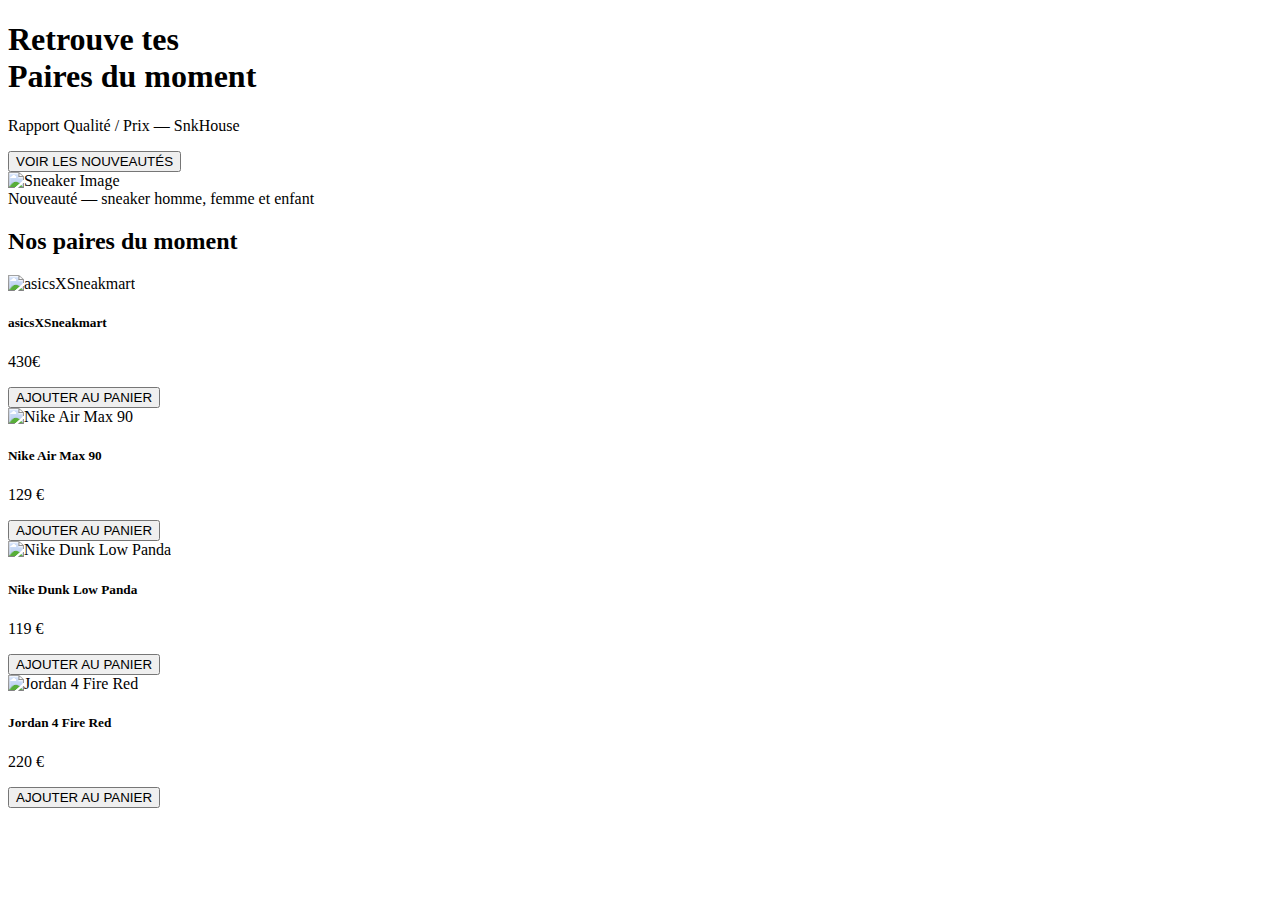
<file: src/main/resources/templates/index.html>
<!DOCTYPE html>
<html th:replace="base :: html" xmlns:th="http://www.thymeleaf.org">

<div th:fragment="content">

    <!-- HERO -->
    <section class="snk-hero">
        <div class="container py-5">
            <div class="row align-items-center">

                <div class="col-md-6">
                    <h1 class="snk-hero-title">
                        Retrouve tes <br>
                        <strong> Paires du moment </strong>
                    </h1>
                    <p class="snk-hero-subtext">Rapport Qualité / Prix — SnkHouse</p>
                    <button class="btn bouton-hero  mt-3">
                        VOIR LES NOUVEAUTÉS
                    </button>
                </div>

                <div class="col-md-6 text-center">
                    <div class="snk-hero-image">
                        <img th:src="@{/img/imageDeFond/nikeMoca.jpg}" alt="Sneaker Image" class="snk-hero-img">
                    </div>
                </div>

            </div>
        </div>
    </section>
    <!-- bande noir -->
    <div class="snk-separator-top"></div>

    <!-- BANDE D'ANNONCE SOUS LE HERO -->
    <div class="snk-hero-banner text-center">
         Nouveauté — sneaker homme, femme et enfant
    </div>
    <!-- bande noir -->
    <div class="snk-separator-top"></div>



    <!-- PRODUITS -->
    <section class="container py-4">
        <h2 class="text-white mb-4">Nos paires du moment</h2>

        <div class="row gy-4">

            <!-- PRODUIT 1 -->
            <div class="col-6 col-md-3">
                <div class="snk-product-card">
                    <div class="snk-product-img">
                        <img th:src="@{/img/imageDeFond/asicsxSneakmart.webp}" alt="asicsXSneakmart">
                    </div>
                    <h5 class="snk-product-name">asicsXSneakmart</h5>
                    <p class="snk-product-price">430€</p>
                    <button class="btn snk-btn-secondary w-100">AJOUTER AU PANIER</button>
                </div>
            </div>

            <!-- PRODUIT 2 -->
            <div class="col-6 col-md-3">
                <div class="snk-product-card">
                    <div class="snk-product-img">
                        <img th:src="@{/img/produits/airmax.png}" alt="Nike Air Max 90">
                    </div>
                    <h5 class="snk-product-name">Nike Air Max 90</h5>
                    <p class="snk-product-price">129 €</p>
                    <button class="btn snk-btn-secondary w-100">AJOUTER AU PANIER</button>
                </div>
            </div>

            <!-- PRODUIT 3 -->
            <div class="col-6 col-md-3">
                <div class="snk-product-card">
                    <div class="snk-product-img">
                        <img th:src="@{/img/produits/dunklow.png}" alt="Nike Dunk Low Panda">
                    </div>
                    <h5 class="snk-product-name">Nike Dunk Low Panda</h5>
                    <p class="snk-product-price">119 €</p>
                    <button class="btn snk-btn-secondary w-100">AJOUTER AU PANIER</button>
                </div>
            </div>

            <!-- PRODUIT 4 -->
            <div class="col-6 col-md-3">
                <div class="snk-product-card">
                    <div class="snk-product-img">
                        <img th:src="@{/img/produits/jordan4.png}" alt="Jordan 4 Fire Red">
                    </div>
                    <h5 class="snk-product-name">Jordan 4 Fire Red</h5>
                    <p class="snk-product-price">220 €</p>
                    <button class="btn snk-btn-secondary w-100">AJOUTER AU PANIER</button>
                </div>
            </div>

        </div>
    </section>

</div>
</html>
</file>
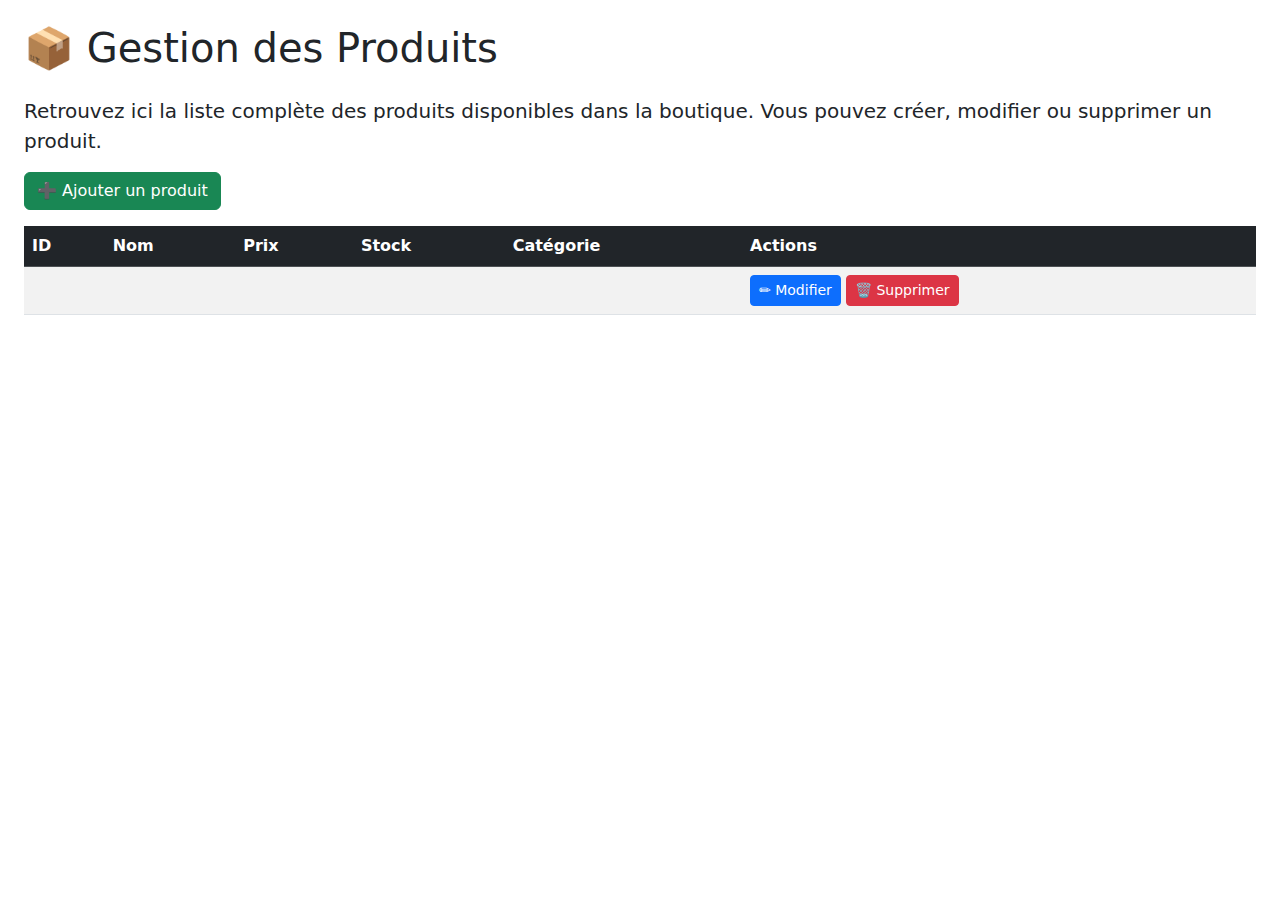
<file: src/main/resources/templates/pageAdmin/Produit/index.html>
<!DOCTYPE html>
<html lang="fr" xmlns:th="http://www.thymeleaf.org">

<head>
    <meta charset="UTF-8">
    <title>Liste des Produits</title>

    <!-- Chargement de Bootstrap pour avoir une mise en page prête à l'emploi -->
    <link rel="stylesheet"
          href="https://cdn.jsdelivr.net/npm/bootstrap@5.3.2/dist/css/bootstrap.min.css">
</head>

<body class="p-4">

<!-- ============================================================
     TITRE DE LA PAGE
     ============================================================ -->
<h1 class="mb-4">📦 Gestion des Produits</h1>

<!--
    Petit texte explicatif pour préciser à l'administrateur
    ce qu’il voit sur cette page.
-->
<p class="lead">
    Retrouvez ici la liste complète des produits disponibles dans la boutique.
    Vous pouvez créer, modifier ou supprimer un produit.
</p>


<!-- ============================================================
     BOUTON D'AJOUT
     ============================================================
     Ce bouton mène à une autre page : produit/create.html
     Ce sera la page où l’administrateur crée un nouveau produit.
-->
<a href="/admin/produit/create" class="btn btn-success mb-3">➕ Ajouter un produit</a>


<!-- ============================================================
    TABLEAU DES PRODUITS
    ============================================================
    Le tableau affiche tous les produits envoyés par ton contrôleur :

        model.addAttribute("produits", produitDAO.findAll())

    La variable Thymeleaf "produits" représente une liste de Produit.
-->
<table class="table table-striped table-hover">
    <thead class="table-dark">
    <tr>
        <th>ID</th>              <!-- Identifiant du produit -->
        <th>Nom</th>             <!-- Nom du produit -->
        <th>Prix</th>            <!-- Prix du produit -->
        <th>Stock</th>           <!-- Stock disponible -->
        <th>Catégorie</th>       <!-- Catégorie liée -->
        <th>Actions</th>         <!-- Boutons modifier/supprimer -->
    </tr>
    </thead>

    <tbody>

    <!-- ============================================================== -->
    <!-- Thymeleaf : boucle sur la liste des produits -->
    <!--
        th:each = "p : ${produits}"
        ----------------------------------------
        Pour chaque élément de la liste "produits",
        Thymeleaf crée une variable p (pour produit).
    -->
    <tr th:each="p : ${produits}">

        <!-- Affichage de l’ID -->
        <td th:text="${p.id}"></td>

        <!-- Affichage du nom -->
        <td th:text="${p.nom}"></td>

        <!-- Affichage du prix -->
        <td th:text="${p.prix} + ' €'"></td>

        <!-- Stock -->
        <td th:text="${p.stock}"></td>

        <!-- Catégorie : on va chercher le nom de la catégorie liée -->
        <td th:text="${p.categorie.nom}"></td>

        <!-- Enfin, les actions possibles -->
        <td>

            <!-- Bouton pour modifier le produit -->
            <a th:href="@{'/admin/produit/edit/' + ${p.id}}"
               class="btn btn-primary btn-sm">
                ✏ Modifier
            </a>

            <!-- Bouton pour supprimer le produit -->
            <a th:href="@{'/admin/produit/delete/' + ${p.id}}"
               class="btn btn-danger btn-sm"
               onclick="return confirm('Voulez-vous vraiment supprimer ce produit ?');">
                🗑 Supprimer
            </a>

        </td>
    </tr>

    </tbody>
</table>

</body>
</html>
</file>
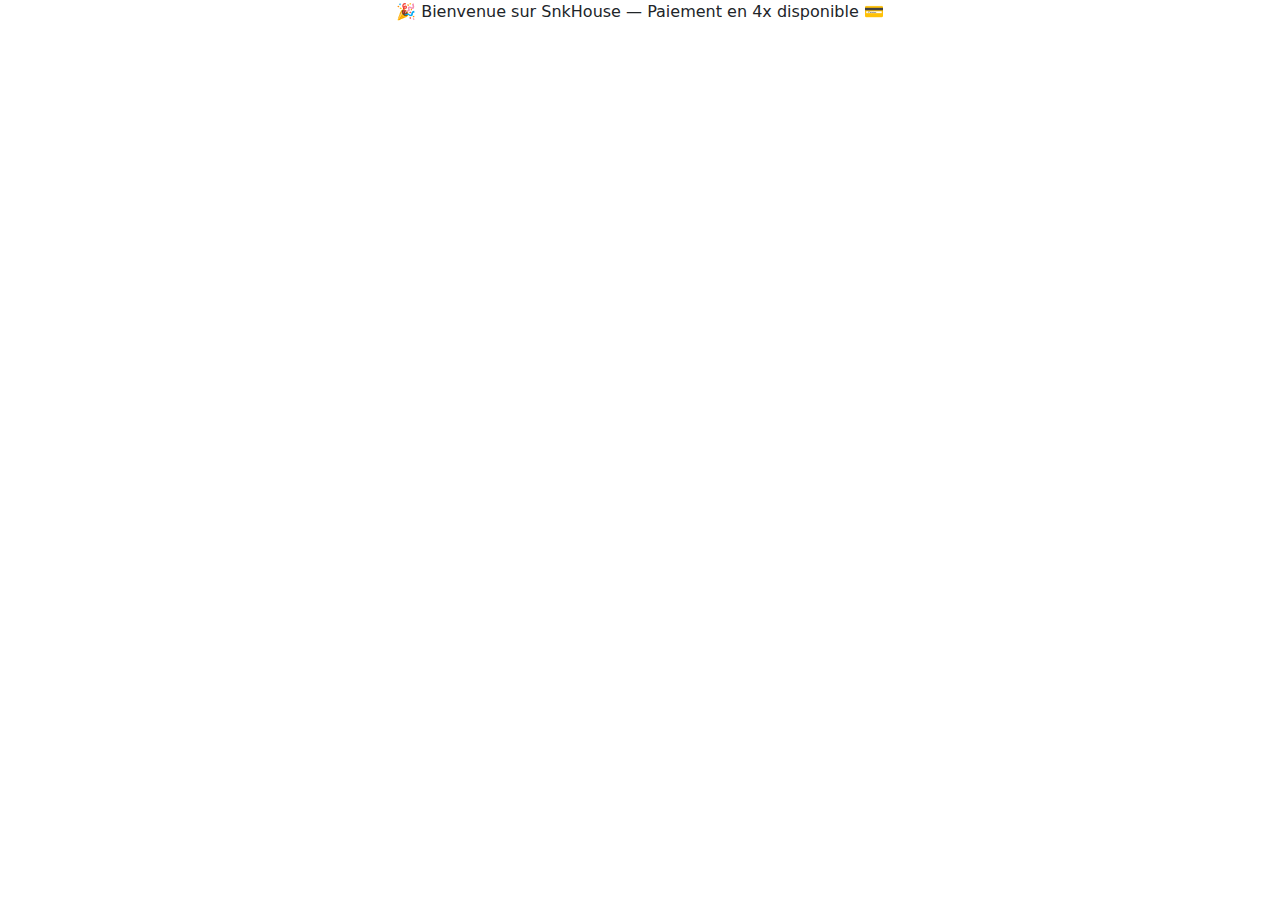
<file: src/main/resources/templates/base.html>
<!DOCTYPE html>
<html lang="fr" xmlns:th="http://www.thymeleaf.org" th:fragment="html">
<head>

    <meta charset="UTF-8">
    <title  th:text="${title} ?: 'SnkHouse'">SnkHouse</title>

    <!-- Bootstrap -->
    <link href="https://cdn.jsdelivr.net/npm/bootstrap@5.3.0/dist/css/bootstrap.min.css" rel="stylesheet">

    <!-- Icons -->
    <link rel="stylesheet" href="https://cdn.jsdelivr.net/npm/bootstrap-icons@1.11.3/font/bootstrap-icons.css">

    <!-- Ton CSS -->
    <link rel="stylesheet" th:href="@{/css/style.css}">
</head>

<body class="snk-body">


<!-- HEADER vient ici -->
<header th:replace="fragments/fragments :: header"></header>
<!-- BANDE D'ANNONCE -->
<div class="snk-top-banner text-center">
    🎉 Bienvenue sur SnkHouse — Paiement en 4x disponible 💳
</div>

<!-- PETITE LIGNE SOUS LA BANDE DU HAUT -->
<div class="snk-separator-top"></div>


<!-- CONTENU des pages -->
<main>
    <div th:replace="::content"></div>


</main>


<!-- FOOTER -->
<footer th:replace="fragments/fragments :: footer"></footer>

</body>
</html>
</file>
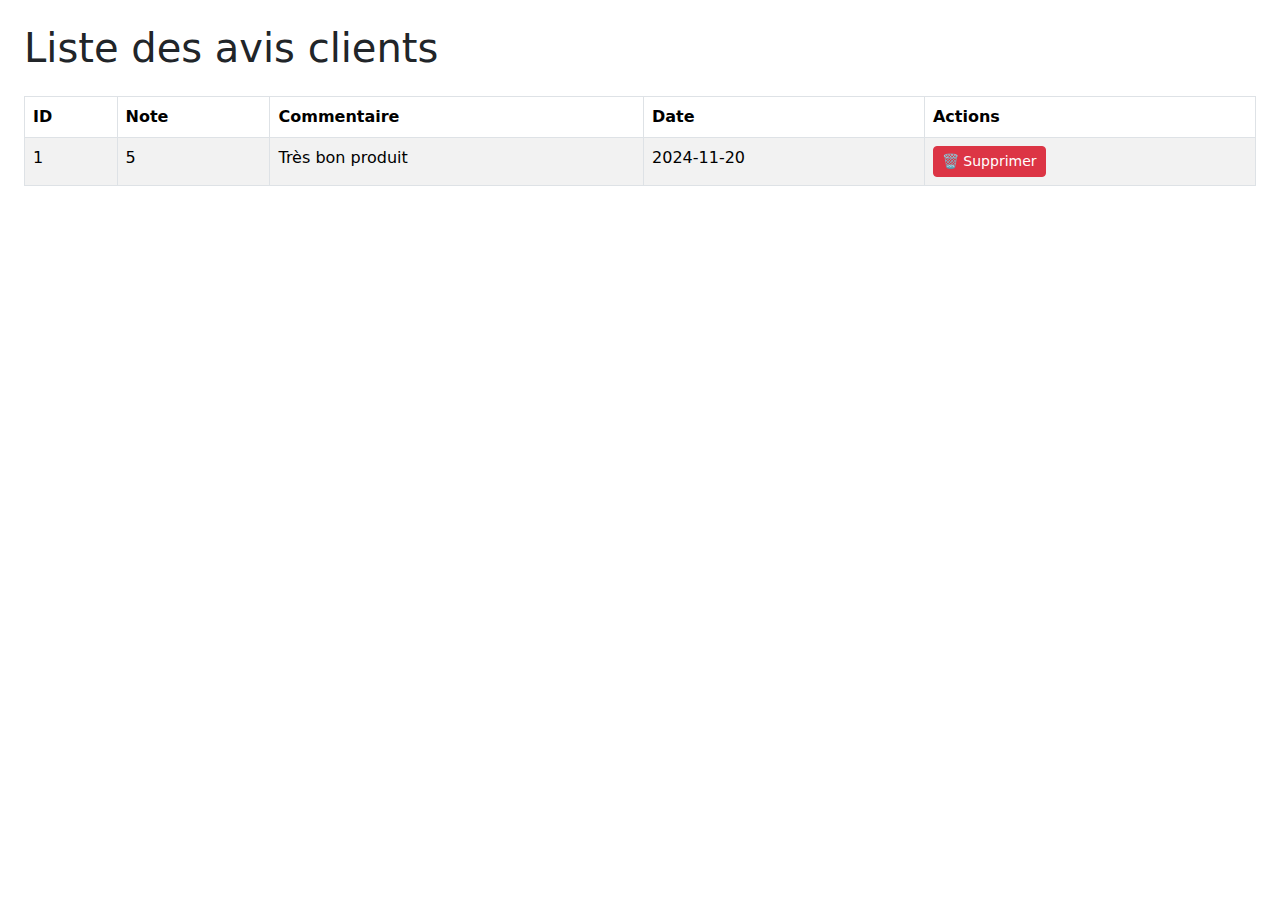
<file: src/main/resources/templates/avis/list.html>
<!DOCTYPE html>
<html lang="fr" xmlns:th="http://www.thymeleaf.org">

<head>
    <meta charset="UTF-8">
    <title>Gestion des avis</title>

    <!-- Bootstrap pour le design -->
    <link rel="stylesheet"
          href="https://cdn.jsdelivr.net/npm/bootstrap@5.3.2/dist/css/bootstrap.min.css">
</head>


<body class="p-4">

<h1 class="mb-4">Liste des avis clients</h1>


<!--
    TABLEAU DES AVIS

    Le controller envoie une liste :

        model.addAttribute("avisList", avisDAO.findAll())

    Donc Thymeleaf peut parcourir ${avisList}
-->
<table class="table table-striped table-bordered">

    <thead>
    <tr>
        <th>ID</th>
        <th>Note</th>
        <th>Commentaire</th>
        <th>Date</th>
        <th>Actions</th>
    </tr>
    </thead>


    <tbody>

    <!-- BOUCLE : affiche chaque avis -->
    <tr th:each="a : ${avisList}">

        <!-- Valeurs extraites de l'objet 'a' -->
        <td th:text="${a.idAvis}">1</td>
        <td th:text="${a.note}">5</td>
        <td th:text="${a.commentaire}">Très bon produit</td>
        <td th:text="${a.dateAvis}">2024-11-20</td>

        <td>
            <!--
                BOUTON SUPPRIMER
                - redirection vers /admin/avis/delete/{id}
                - fenêtre de confirmation JS
            -->
            <a th:href="@{'/admin/avis/delete/' + ${a.idAvis}}"
               class="btn btn-danger btn-sm"
               onclick="return confirm('Supprimer cet avis ?');">
                🗑 Supprimer
            </a>
        </td>

    </tr>

    </tbody>

</table>

</body>
</html>
</file>
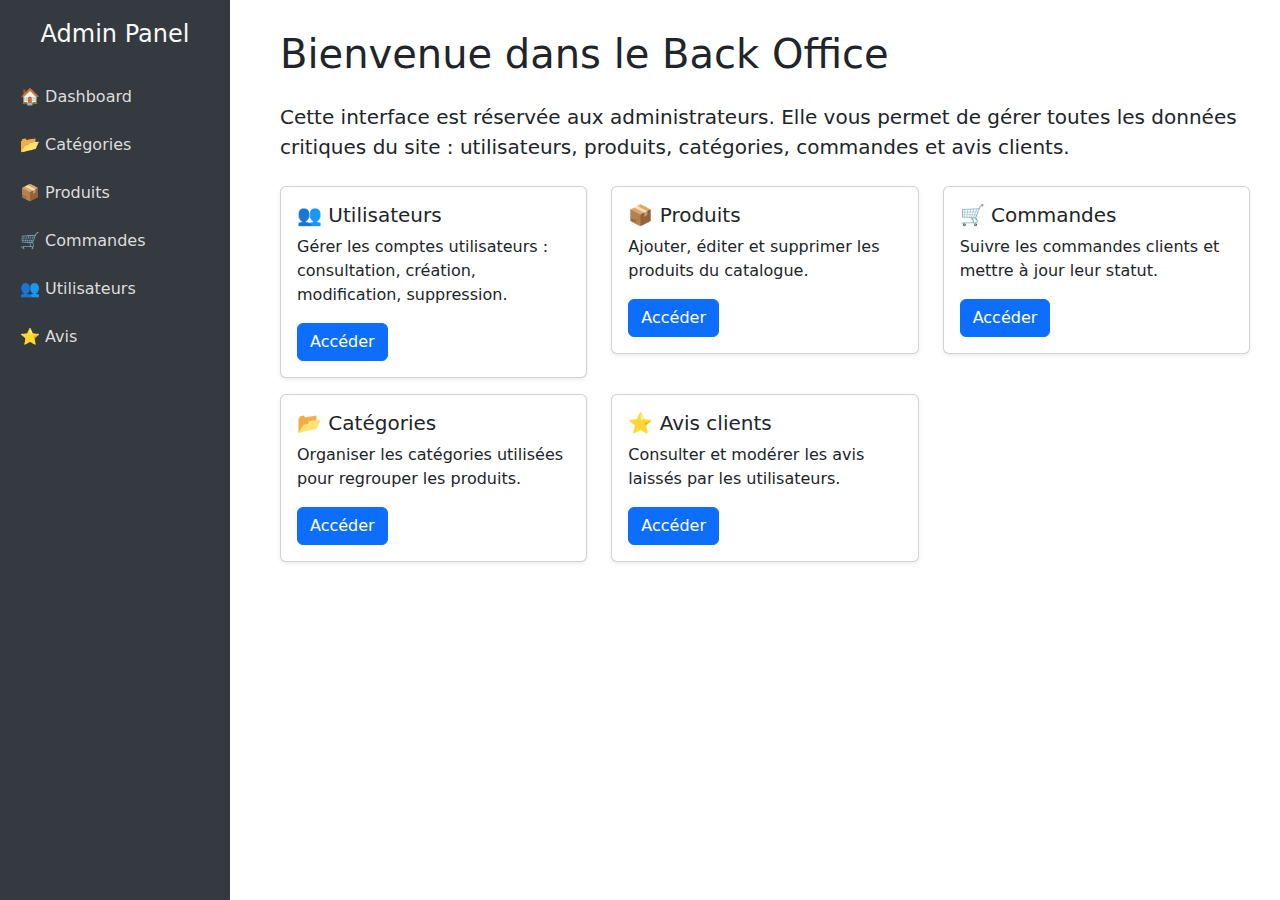
<file: src/main/resources/templates/pageAdmin/dashboard.html>
<!DOCTYPE html>
<html lang="fr" xmlns:th="http://www.thymeleaf.org">

<head>
    <meta charset="UTF-8">

    <title>Tableau de bord Administrateur</title>

    <!--
        BOOTSTRAP
        ==========================================================
        On utilise Bootstrap pour produire rapidement une interface
        graphique moderne, responsive et propre, sans écrire
        beaucoup de CSS manuel.
    -->
    <link rel="stylesheet"
          href="https://cdn.jsdelivr.net/npm/bootstrap@5.3.2/dist/css/bootstrap.min.css">

    <style>
        /*
           CSS DU TABLEAU DE BORD
           ==========================================================
           On crée une sidebar latérale pour l’administration.
           Elle reste collée sur la gauche sur toute la hauteur du site.
        */
        .sidebar {
            width: 230px;
            height: 100vh;       /* 100% de la hauteur de l'écran */
            position: fixed;
            top: 0;
            left: 0;
            background-color: #343a40; /* gris foncé = style admin */
            padding-top: 20px;
        }

        /* Style des liens dans la sidebar */
        .sidebar a {
            color: #ddd;          /* gris clair */
            display: block;       /* prend toute la largeur */
            padding: 12px 20px;
            text-decoration: none;
            font-size: 16px;
        }

        /* Effet au survol */
        .sidebar a:hover {
            background-color: #495057;
            color: white;
        }

        /* Contenu principal repoussé vers la droite */
        .content {
            margin-left: 250px; /* espace réservé pour la sidebar */
            padding: 30px;
        }
    </style>
</head>

<body>


<!-- ===========================================================
     BARRE LATERALE (SIDEBAR ADMIN)
     =========================================================== -->
<div class="sidebar">

    <!-- Titre de la sidebar -->
    <h4 class="text-center text-light mb-4">Admin Panel</h4>

    <!--
         Chaque lien correspond à un contrôleur de ton back-office.
         Il faudra avoir des contrôleurs comme :
         - AdminCategorieController
         - AdminProduitController
         - AdminAvisController
         etc.
    -->

    <a href="/admin">🏠 Dashboard</a>

    <a href="/admin/categorie">📂 Catégories</a>

    <a href="/admin/produit">📦 Produits</a>

    <a href="/admin/commande">🛒 Commandes</a>

    <a href="/admin/utilisateurs">👥 Utilisateurs</a>

    <a href="/admin/avis">⭐ Avis</a>

</div>



<!-- ===========================================================
     CONTENU PRINCIPAL DE LA PAGE ADMIN
     =========================================================== -->
<div class="content">

    <!-- Titre principal -->
    <h1 class="mb-4">Bienvenue dans le Back Office</h1>

    <!-- Texte explicatif -->
    <p class="lead">
        Cette interface est réservée aux administrateurs.
        Elle vous permet de gérer toutes les données critiques du site :
        utilisateurs, produits, catégories, commandes et avis clients.
    </p>


    <!-- =======================================================
         CARTES DE STATISTIQUES OU DE RACCROURCIS
         Chaque carte représente une section du back-office.
         Elles rendent l'interface intuitive pour l’administrateur.
         ======================================================= -->
    <div class="row mt-4">

        <!-- CARTE "UTILISATEURS" -->
        <div class="col-md-4">
            <div class="card shadow-sm mb-3">

                <!-- Corps de la carte -->
                <div class="card-body">

                    <!-- Titre -->
                    <h5 class="card-title">👥 Utilisateurs</h5>

                    <!-- Description -->
                    <p class="card-text">
                        Gérer les comptes utilisateurs : consultation, création, modification, suppression.
                    </p>

                    <!-- Bouton vers la page de liste -->
                    <a href="/admin/utilisateurs" class="btn btn-primary">Accéder</a>

                </div>
            </div>
        </div>


        <!-- CARTE "PRODUITS" -->
        <div class="col-md-4">
            <div class="card shadow-sm mb-3">
                <div class="card-body">

                    <h5 class="card-title">📦 Produits </h5>

                    <p class="card-text">
                        Ajouter, éditer et supprimer les produits du catalogue.
                    </p>

                    <a href="/admin/produit" class="btn btn-primary">Accéder</a>

                </div>
            </div>
        </div>


        <!-- CARTE "COMMANDES" -->
        <div class="col-md-4">
            <div class="card shadow-sm mb-3">
                <div class="card-body">

                    <h5 class="card-title">🛒 Commandes</h5>

                    <p class="card-text">
                        Suivre les commandes clients et mettre à jour leur statut.
                    </p>

                    <a href="/admin/commande" class="btn btn-primary">Accéder</a>

                </div>
            </div>
        </div>

    </div>



    <!-- =======================================================
         DEUXIÈME LIGNE DE CARTES
         ======================================================= -->
    <div class="row">

        <!-- CARTE "CATÉGORIES" -->
        <div class="col-md-4">
            <div class="card shadow-sm mb-3">
                <div class="card-body">

                    <h5 class="card-title">📂 Catégories</h5>

                    <p class="card-text">
                        Organiser les catégories utilisées pour regrouper les produits.
                    </p>

                    <a href="/admin/categorie" class="btn btn-primary">Accéder</a>

                </div>
            </div>
        </div>


        <!-- CARTE "AVIS" -->
        <div class="col-md-4">
            <div class="card shadow-sm mb-3">
                <div class="card-body">

                    <h5 class="card-title">⭐ Avis clients</h5>

                    <p class="card-text">
                        Consulter et modérer les avis laissés par les utilisateurs.
                    </p>

                    <a href="/admin/avis" class="btn btn-primary">Accéder</a>

                </div>
            </div>
        </div>

    </div>

</div>


</body>
</html>
</file>
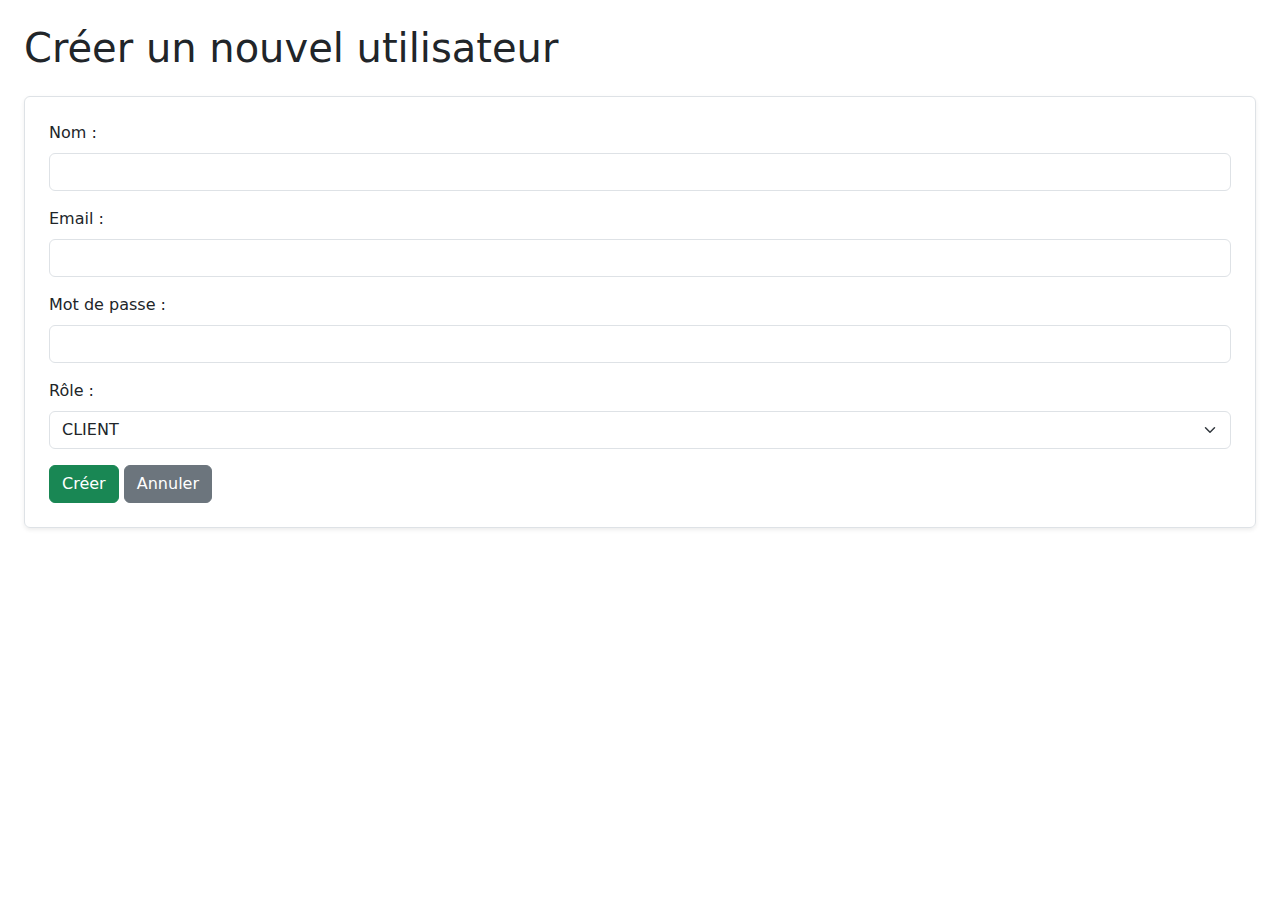
<file: src/main/resources/templates/utilisateur/create.html>
<!DOCTYPE html>
<html lang="fr" xmlns:th="http://www.thymeleaf.org">

<head>
    <meta charset="UTF-8">
    <title>Créer un utilisateur</title>

    <!-- Bootstrap pour un design propre -->
    <link rel="stylesheet"
          href="https://cdn.jsdelivr.net/npm/bootstrap@5.3.2/dist/css/bootstrap.min.css">
</head>

<body class="p-4">

<!--
    TITRE DE LA PAGE
    Simple indication pour l'admin
-->
<h1 class="mb-4">Créer un nouvel utilisateur</h1>


<!--
    FORMULAIRE THYMELEAF

    th:action  → URL appelée lorsque le formulaire est envoyé
    th:object  → objet lié au formulaire (Utilisateur vide envoyé par le controller)

    Le controller a fait :

        model.addAttribute("utilisateur", Utilisateur(null, "", "", "", "CLIENT"))

    Donc Thymeleaf connaît un objet "utilisateur"
-->
<form th:action="@{/admin/utilisateurs/create}"
      th:object="${utilisateur}"
      method="post"
      class="border p-4 rounded shadow-sm">


    <!-- Champ NOM -->
    <!-- th:field remplit automatiquement l'attribut "nom" dans l'objet utilisateur -->
    <div class="mb-3">
        <label class="form-label">Nom :</label>
        <input type="text" th:field="*{nom}" class="form-control" required>
        <!--
            *{nom} signifie : utilisateur.nom
            Le "*" évite de répéter le nom de l'objet
        -->
    </div>


    <!-- Champ EMAIL -->
    <div class="mb-3">
        <label class="form-label">Email :</label>
        <input type="email" th:field="*{email}" class="form-control" required>
    </div>


    <!-- Champ MOT DE PASSE -->
    <div class="mb-3">
        <label class="form-label">Mot de passe :</label>
        <input type="password" th:field="*{motDePasse}" class="form-control" required>
    </div>


    <!-- Sélection du RÔLE -->
    <!--
        Cette liste déroulante permet de choisir le rôle :
        - CLIENT (par défaut)
        - ADMIN (si tu veux donner accès au back office)
    -->
    <div class="mb-3">
        <label class="form-label">Rôle :</label>

        <select th:field="*{role}" class="form-select">
            <option value="CLIENT">CLIENT</option>
            <option value="ADMIN">ADMIN</option>
        </select>
    </div>


    <!-- Boutons -->
    <button class="btn btn-success">Créer</button>

    <!-- Lien retour vers la liste -->
    <a href="/admin/utilisateurs" class="btn btn-secondary">Annuler</a>

</form>

</body>
</html>
</file>
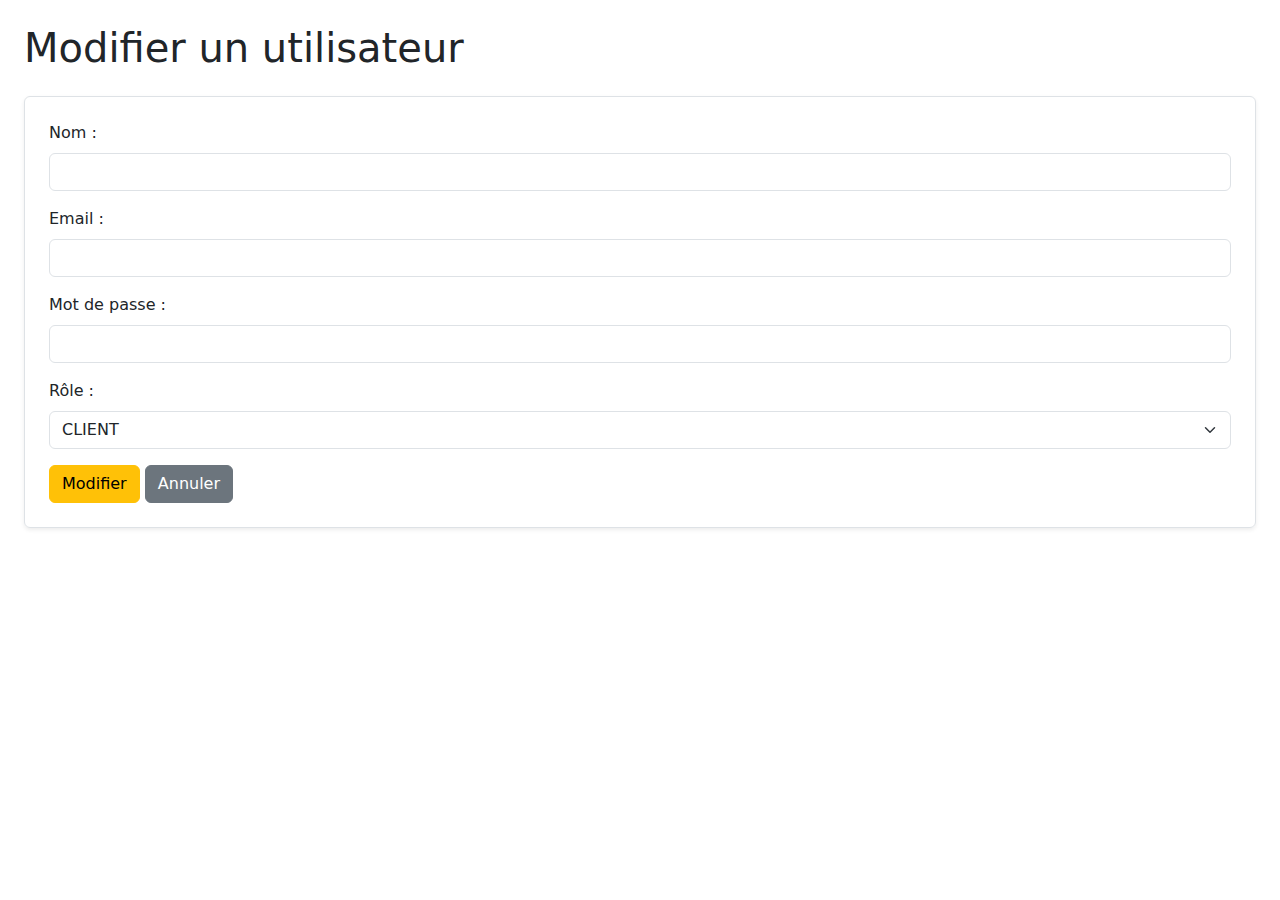
<file: src/main/resources/templates/utilisateur/edit.html>
<!DOCTYPE html>
<html lang="fr" xmlns:th="http://www.thymeleaf.org">

<head>
    <meta charset="UTF-8">
    <title>Modifier un utilisateur</title>

    <!-- Bootstrap -->
    <link rel="stylesheet"
          href="https://cdn.jsdelivr.net/npm/bootstrap@5.3.2/dist/css/bootstrap.min.css">
</head>


<body class="p-4">

<h1 class="mb-4">Modifier un utilisateur</h1>


<!--
    FORMULAIRE D'ÉDITION

    - th:object = utilisateur récupéré par le controller
    - th:action = URL /admin/utilisateurs/edit/{id}

    L’ID est inséré dynamiquement :
        @{'/admin/utilisateurs/edit/' + ${utilisateur.idUtilisateur}}
-->
<form th:action="@{'/admin/utilisateurs/edit/' + ${utilisateur.idUtilisateur}}"
      th:object="${utilisateur}"
      method="post"
      class="border p-4 rounded shadow-sm">


    <!-- Champ NOM pré-rempli -->
    <div class="mb-3">
        <label class="form-label">Nom :</label>
        <input type="text" th:field="*{nom}" class="form-control" required>
    </div>


    <!-- Champ EMAIL pré-rempli -->
    <div class="mb-3">
        <label class="form-label">Email :</label>
        <input type="email" th:field="*{email}" class="form-control" required>
    </div>


    <!-- Champ MOT DE PASSE pré-rempli -->
    <!--
        Tu peux décider de NE PAS afficher le mot de passe pour raison de sécurité,
        mais ici je le laisse pour la simplicité pédagogique.
    -->
    <div class="mb-3">
        <label class="form-label">Mot de passe :</label>
        <input type="password" th:field="*{motDePasse}" class="form-control" required>
    </div>


    <!-- Rôle pré-sélectionné -->
    <div class="mb-3">
        <label class="form-label">Rôle :</label>
        <select th:field="*{role}" class="form-select">
            <option value="CLIENT">CLIENT</option>
            <option value="ADMIN">ADMIN</option>
        </select>
    </div>


    <!-- Boutons -->
    <button class="btn btn-warning">Modifier</button>
    <a href="/admin/utilisateurs" class="btn btn-secondary">Annuler</a>

</form>

</body>
</html>
</file>
